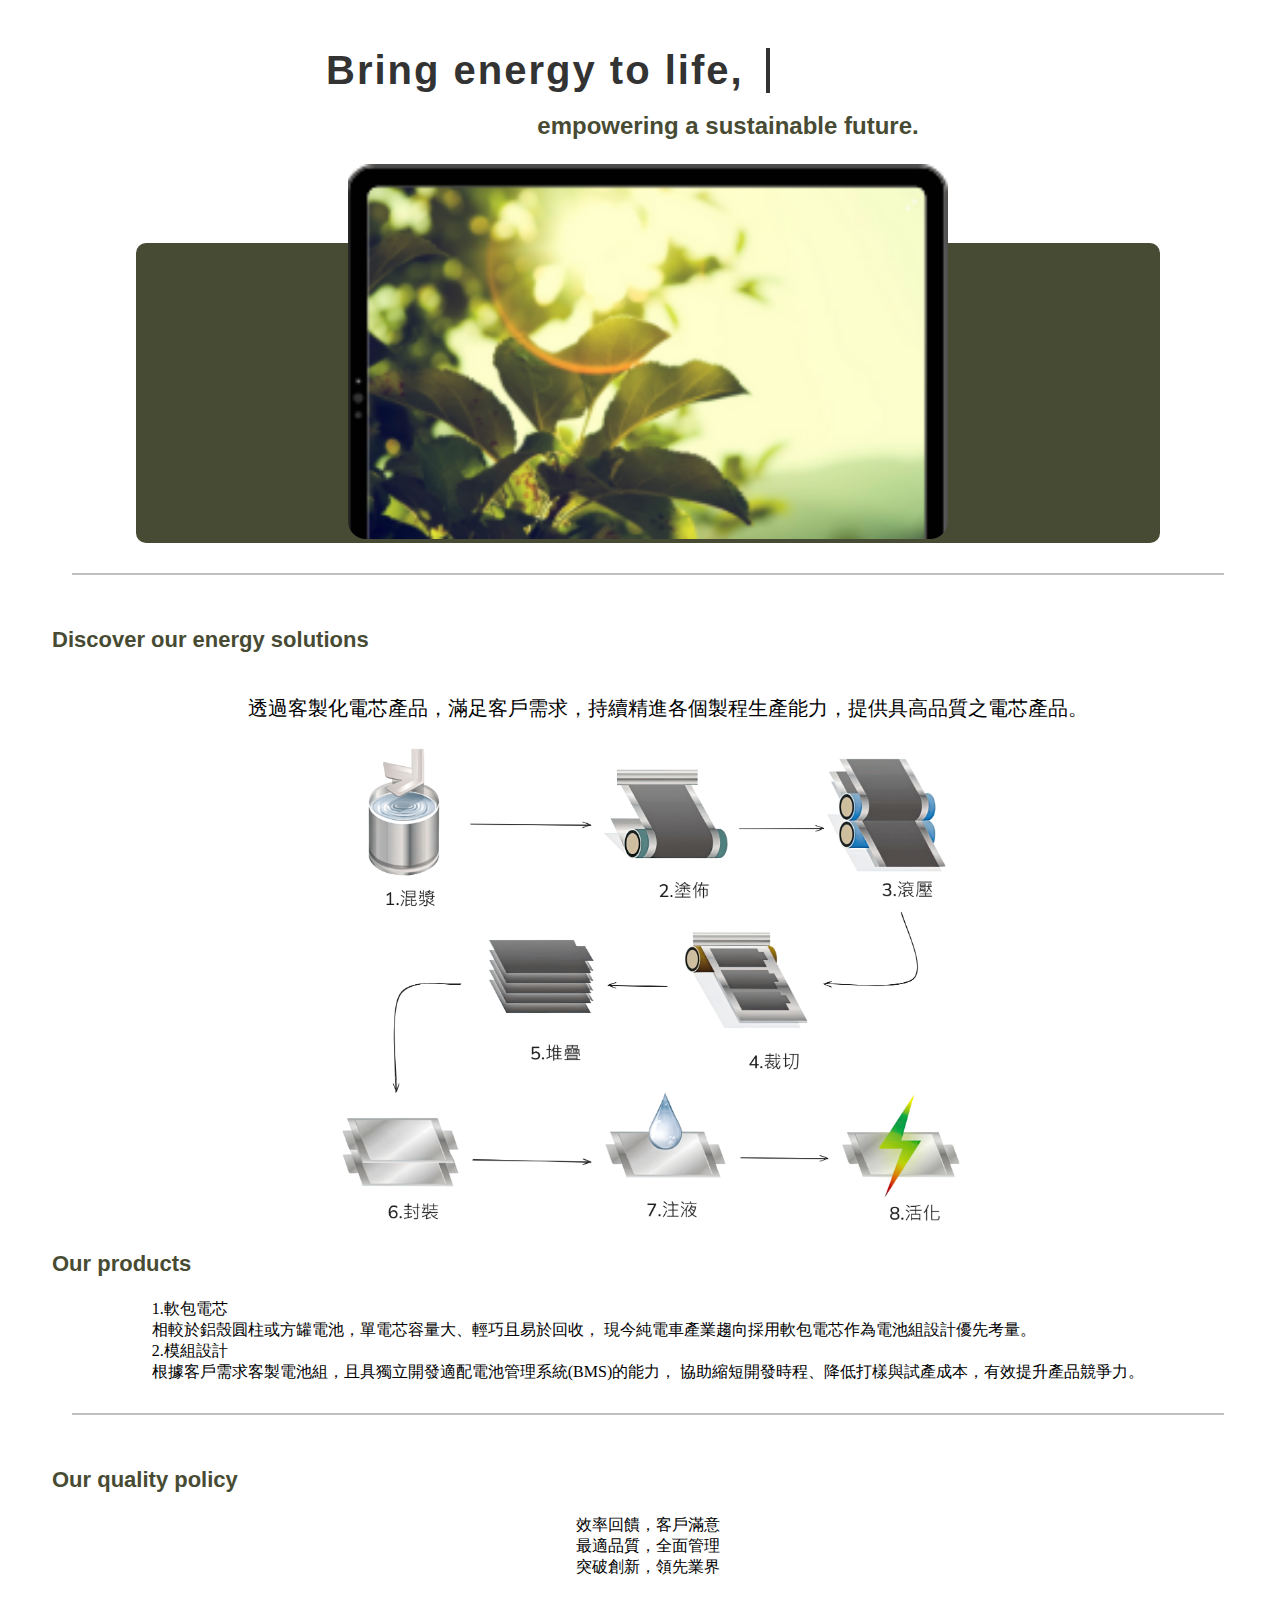
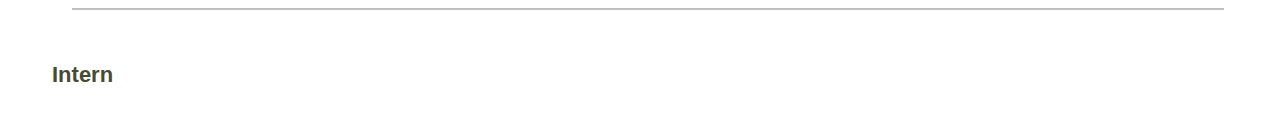
<file: index.html>
<!DOCTYPE html>
<html lang="en">
<head>
    <meta name="viewport" content="width=device-width, initial-scale=1.0">
    <title>Document</title>
    <link rel="stylesheet" href="style.css">
    <link href="https://fonts.cdnfonts.com/css/tt-ramillas-trl" rel="stylesheet">
</head>

<body>
    <div class="container">
        <p class="dynamic-text">
            Bring energy to life,
        </p>
        <p class="static-text">
            empowering a sustainable future.
        </p>
       <picture>
            <source media="(min-width: 768px) and (max-width: 1279px)" srcset="./image/tablet.png">
            <source media="(max-width: 768px)" srcset="./image/phoneFrame.png">
            <img class="tablet" src="./image/tablet.png" alt="描述圖片內容">
        </picture>
        <div class="rectangle"></div>

        <div class="line"></div>
        
        <p class="title-text">
           Discover our energy solutions
        </p>
        
        <p class="content-text">
            透過客製化電芯產品，滿足客戶需求，持續精進各個製程生產能力，提供具高品質之電芯產品。
        </p>
        <img class="battery" src="./image/step.png" alt="描述圖片內容">
        
        <p class="title-text">
           Our products
        </p>
            1.軟包電芯<br>
            相較於鋁殼圓柱或方罐電池，單電芯容量大、輕巧且易於回收，
            現今純電車產業趨向採用軟包電芯作為電池組設計優先考量。<br>

            2.模組設計<br>
            根據客戶需求客製電池組，且具獨立開發適配電池管理系統(BMS)的能力，
            協助縮短開發時程、降低打樣與試產成本，有效提升產品競爭力。<br>

       
        <div class="line"></div>

        <p class="title-text">
           Our quality policy
        </p>
            效率回饋，客戶滿意<br>
            最適品質，全面管理<br>
            突破創新，領先業界<br>

        <div class="line"></div>

        <p class="title-text">
           Intern
        </p>
    </div>
</body>

</html>
</file>
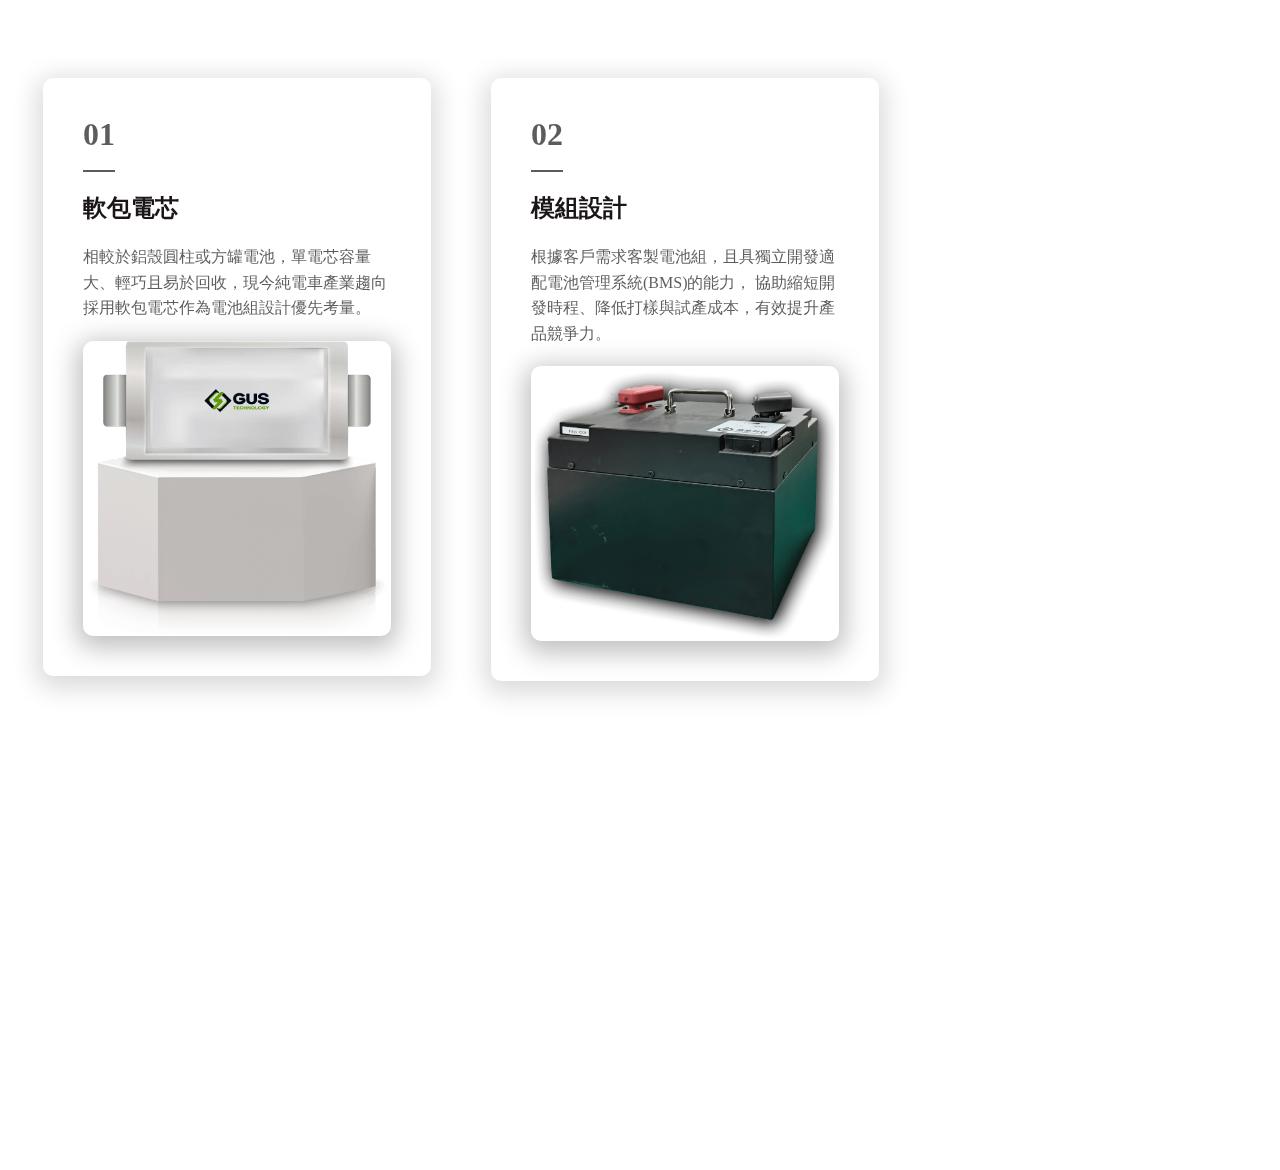
<file: product.html>
<!DOCTYPE html>
<html lang="en">
<head>
    <meta name="viewport" content="width=device-width, initial-scale=1.0">
    <title>battery</title>
    <link rel="stylesheet" href="product-cal.css">
    <link rel="stylesheet" href="https://unpkg.com/swiper/swiper-bundle.min.css">
    <script src="https://code.jquery.com/jquery-3.6.0.min.js"></script>
    <script src="https://unpkg.com/swiper/swiper-bundle.min.js"></script>
    <script src="script.js" defer></script>
</head>

<body>
<div class="wrapper">
   
  <div class="item-bg"></div>

  <div class="news-slider">
    <div class="news-slider__wrp swiper-wrapper">
      <div class="news-slider__item swiper-slide">
        <a href="#" class="news__item">
          <div class="news-date">
            01
          </div>
          <div class="news__title">
           軟包電芯
          </div>

          <p class="news__txt">
            相較於鋁殼圓柱或方罐電池，單電芯容量大、輕巧且易於回收，現今純電車產業趨向採用軟包電芯作為電池組設計優先考量。          </p>

          <div class="news__img">
            <img src="./image/product.png" alt="news">
          </div>
        </a>
      </div>
      
      <div class="news-slider__item swiper-slide">
        <a href="#" class="news__item">
          <div class="news-date">
            02
          </div>
         <div class="news__title">
           模組設計
          </div>
          <p class="news__txt">
            根據客戶需求客製電池組，且具獨立開發適配電池管理系統(BMS)的能力，
            協助縮短開發時程、降低打樣與試產成本，有效提升產品競爭力。
        </p>

          <div class="news__img">
            <img src="./image/product2.png" alt="news">
          </div>
        </a>
      </div>
    </div>

    <div class="news-slider__ctr">

      <div class="news-slider__arrows">
        <button class="news-slider__arrow news-slider-prev">
          <span class="icon-font">
            <svg class="icon icon-arrow-left"><use xlink:href="#icon-arrow-left"></use></svg>
          </span>
        </button>
        <button class="news-slider__arrow news-slider-next">
          <span class="icon-font">
            <svg class="icon icon-arrow-right"><use xlink:href="#icon-arrow-right"></use></svg>
          </span>
        </button>
      </div>

      <div class="news-slider__pagination"></div>

    </div>

  </div>

</div>

<svg hidden="hidden">
  <defs>
    <symbol id="icon-arrow-left" viewBox="0 0 32 32">
      <title>arrow-left</title>
      <path d="M0.704 17.696l9.856 9.856c0.896 0.896 2.432 0.896 3.328 0s0.896-2.432 0-3.328l-5.792-5.856h21.568c1.312 0 2.368-1.056 2.368-2.368s-1.056-2.368-2.368-2.368h-21.568l5.824-5.824c0.896-0.896 0.896-2.432 0-3.328-0.48-0.48-1.088-0.704-1.696-0.704s-1.216 0.224-1.696 0.704l-9.824 9.824c-0.448 0.448-0.704 1.056-0.704 1.696s0.224 1.248 0.704 1.696z"></path>
    </symbol>
    <symbol id="icon-arrow-right" viewBox="0 0 32 32">
      <title>arrow-right</title>
      <path d="M31.296 14.336l-9.888-9.888c-0.896-0.896-2.432-0.896-3.328 0s-0.896 2.432 0 3.328l5.824 5.856h-21.536c-1.312 0-2.368 1.056-2.368 2.368s1.056 2.368 2.368 2.368h21.568l-5.856 5.824c-0.896 0.896-0.896 2.432 0 3.328 0.48 0.48 1.088 0.704 1.696 0.704s1.216-0.224 1.696-0.704l9.824-9.824c0.448-0.448 0.704-1.056 0.704-1.696s-0.224-1.248-0.704-1.664z"></path>
    </symbol>
  </defs>
</svg>
</body>

</html>
</file>
<file: style.css>
.container {
    display: flex;
    flex-direction: column;
    align-items: center; 
    width: 100vw;
}

.dynamic-text{
    font-size: 40px;
    font-family: 'TT Ramillas Trl', sans-serif;
    font-weight: 900;
    color: #333333;
    letter-spacing: 2px;
    width: 440px;
    margin-bottom: -5px;
    white-space: nowrap;
    border-right: 4px solid;
    overflow: hidden;
    animation: 
        typing 2s steps(20),
        cursor .4s step-end infinite alternate;
    position: relative;
    left: -100px; 
}

.static-text{
    font-size: 24px;
    font-family: 'TT Ramillas Trl', sans-serif;
    font-weight: 900;
    color: #484b33;
    position: relative;
    left: 80px; 
}

.tablet{
  width: 600px; 
  border-radius: 18px;
  margin-bottom: -300px;
  animation: slideInFromBottom 0.5s ease-out forwards; 
}

.rectangle {
  width: 80%; 
  height: 300px; 
  background-color: #484b33;
  border-radius: 10px;
  z-index: -1;
  animation: slideInFromBottom 1s ease-out forwards; 
}

.line {
  width: 90%; 
  height: 2px; 
  background-color: rgba(128, 128, 128, 0.5);
  margin: 30px;
}

.title-text{
  font-size: 22px;
  font-family: 'TT Ramillas Trl', sans-serif;
  font-weight: 700;
  color: #484b33;
  align-self: flex-start;
  padding-left: 2em;
}

.content-text{
  font-size: 20px;
  padding-left: 2em;
}

.battery{
   width: 50%; 
}

@keyframes cursor {
  50% { border-color: transparent }
}

@keyframes typing {
  from { width: 0 } 
}

@keyframes slideInFromBottom {
  0% {
    transform: translateY(50px);
    opacity: 0;
  }
  100% {
    transform: translateY(0);
    opacity: 1;
  }
}

/* 手機 */
@media (max-width: 767px) {
    .rectangle {
        width: 90vw; 
        height: 220px; 
    }
    .tablet {
        width: 90%;
        margin-bottom: -220px;
    }
    .dynamic-text {
        font-size: 22px;
        width: 250px;
        letter-spacing: 1px;
        left: 0px;
    }
    .static-text {
        font-size: 18px;
        left: 0px; 
    }
    .title-text{
        font-size: 14px;
        padding-left: 1em;
    }
}

/* 平板 */
@media (min-width: 768px) and (max-width: 1023px) {
    .rectangle {
        width: 80vw;
        height: 200px; 
    }
    .tablet {
        width: 400px; 
        margin-bottom: -200px;
    }

    .dynamic-text {
        font-size: 36px;
        width: 400px;
        letter-spacing: 2px;
        left: -30px;
    }
    .static-text {
        font-size: 28px;
        left: 30px; 
    }
     .title-text{
        font-size: 20px;
    }
}
</file>
<file: product-cal.css>
html {
  position: relative;
  overflow-x: hidden !important; /* 水平方向沒有滾動條 */
}

a,
a:hover {
  text-decoration: none;
}

.wrapper {
  position: relative;
  width: 100%;
  min-height: 100vh;
  padding: 50px 0;
}

.item-bg {
  width: 300px;
  height: 500px;
  position: absolute;
  top: 30px;
  background: #fff;
  border-radius: 10px;
  opacity: 0;
  transition: all 0.3s ease;
  left: -30px;
  z-index: 2;
}

.item-bg.active { 
  left: 0;
  top: 0;
  background: #484b33;
  opacity: 0.1;
}

.news-slider {
  position: relative;
  z-index: 3;
  max-width: 1300px;
  margin: 0 auto;
  padding: 0 20px;
  overflow: hidden;
}

.news-slider__wrp {
  display: flex;
  align-items: flex-start;
  position: relative;
  padding: 20px 0;
}

.news-slider__item {
  width: 400px;
  flex-shrink: 0;
  padding: 0 15px;
  transition: transform 0.3s ease;
}

.news__item {
  padding: 40px;
  color: #1b1616;
  border-radius: 10px;
  display: block;
  transition: all 0.3s ease;
  height: 100%;
  box-shadow: 0 6px 26px 6px rgba(0, 0, 0, 0.15);
}

.news__item:hover {
  transform: translateY(-5px);
}

.news-date {
  font-size: 32px;
  font-weight: 700;
  line-height: 1;
  padding-bottom: 20px;
  margin-bottom: 20px;
  border-bottom: 2px solid;
  display: inline-block;
  opacity: 0.7;
}

.news-date__txt {
  font-size: 14px;
  text-transform: uppercase;
}

.news__title {
  font-size: 24px;
  font-weight: 700;
  margin-bottom: 20px;
  transition: opacity 0.3s;
}

.news__txt {
  font-size: 16px;
  line-height: 1.6;
  margin-bottom: 20px;
  opacity: 0.7;
  transition: opacity 0.3s;
}

.news__img {
  position: relative;
  margin-top: 20px;
  border-radius: 10px;
  overflow: hidden;
  box-shadow: 0 6px 26px 6px rgba(0, 0, 0, 0.25);
}

.news__img img {
  width: 100%;
  height: auto;
  display: block;
  transition: transform 0.3s ease;
}

.news-slider__ctr {
  position: relative;
  margin-top: 30px;
}

.news-slider__arrows {
  display: flex;
  justify-content: center;
  gap: 20px;
  margin-bottom: 20px;
}

.news-slider__arrow {
  background: #fff;
  border: none;
  width: 50px;
  height: 50px;
  display: flex;
  justify-content: center;
  align-items: center;
  box-shadow: 0 6px 26px 6px rgba(0, 0, 0, 0.2);
  border-radius: 50%;
  cursor: pointer;
  transition: all 0.3s ease;
  position: relative;
}

.news-slider__arrow .icon {
  width: 24px;
  height: 24px;
  fill: #333;
  transition: all 0.3s ease;
}

.news-slider__arrow:hover {
  background: #f0f0f0;
  transform: translateY(-2px);
}

.news-slider__arrow:hover .icon {
  fill: #000;
}

.news-slider__pagination {
  text-align: center;
}

.swiper-pagination-bullet {
  width: 13px;
  height: 10px;
  display: inline-block;
  background: #fff;
  opacity: 0.2;
  margin: 0 5px;
  border-radius: 20px;
  transition: all 0.3s ease;
  cursor: pointer;
}

.swiper-pagination-bullet-active {
  opacity: 1;
  background: #ffffff;
  width: 100px;
}

/* 手機 */
@media (max-width: 767px) {
  .wrapper {
    padding: 30px 0;
  }
  
  .news-slider__item {
    width: 250px;
  }
  .item-bg.active { 
  left: 0;
  top: 0;
  background: #484b33;
  opacity: 0.1;
}

  .news__item {
    padding: 20px;
  }
  
  .news-date__title {
    font-size: 24px;
  }
  
  .news__title {
    font-size: 20px;
  }
  
  .swiper-pagination-bullet-active {
    width: 70px;
  }

  .news-slider__arrow {
    width: 40px;
    height: 40px;
  }

  .news-slider__arrow .icon {
    width: 20px;
    height: 20px;
  }
}

/* 平板 */
@media (min-width: 768px) and (max-width: 1023px) {
  .news-slider__item {
    width: 340px;
  }
  .item-bg.active { 
  display: none;
}
  .news__item {
    padding: 30px;
  }
  
  .news-date__title {
    font-size: 28px;
  }
  
  .news__title {
    font-size: 22px;
  }
  
  .swiper-pagination-bullet-active {
    width: 85px;
  }
}

/* 桌面 */
@media (min-width: 1024px) {
  .news-slider__item {
    width: 380px;
  }
  
  .news__item {
    padding: 40px;
  }
  
  .news-date__title {
    font-size: 32px;
  }
  
  .news__title {
    font-size: 24px;
  }
  
  .swiper-pagination-bullet-active {
    width: 100px;
  }
}
</file>
